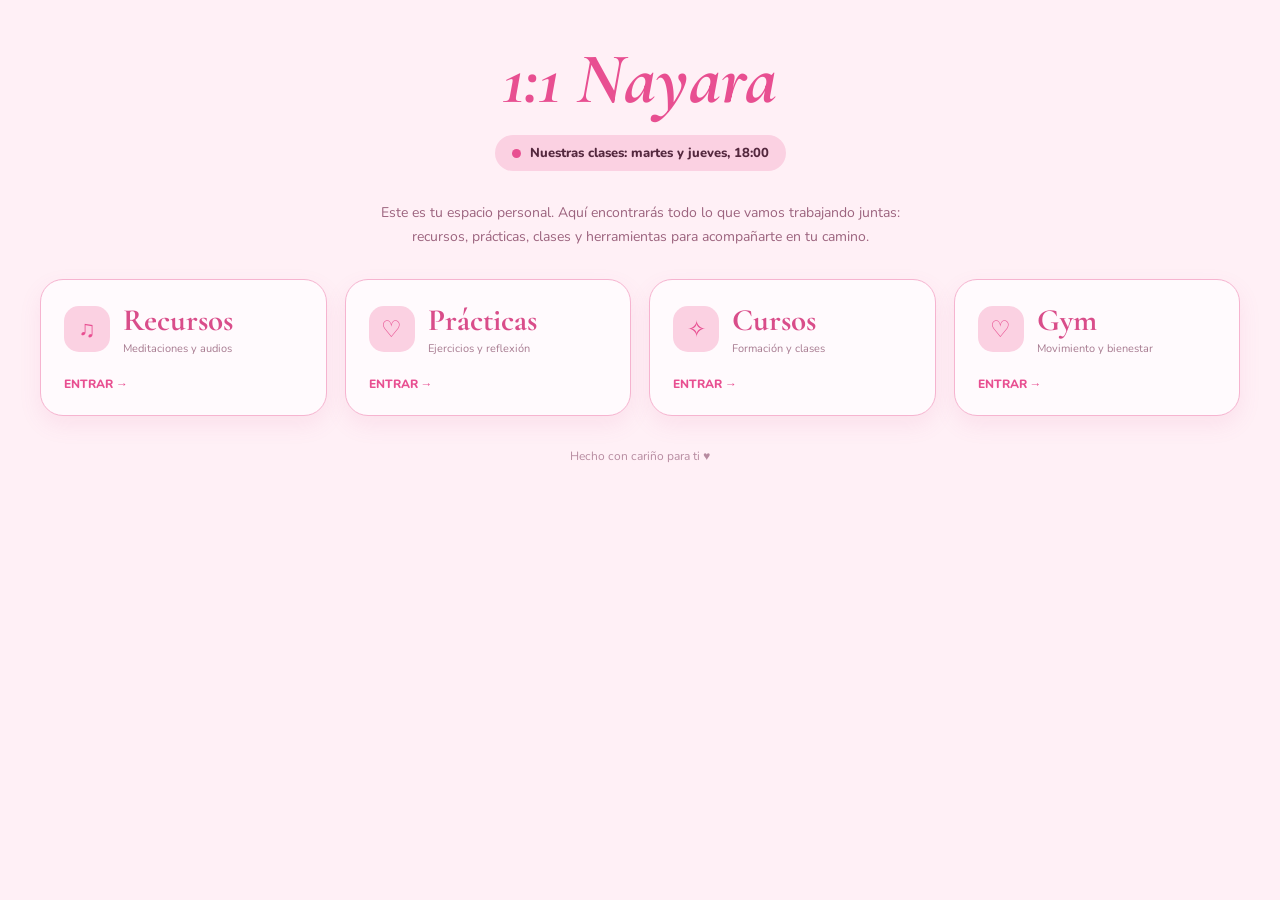
<file: index.html>
<!DOCTYPE html>
<html lang="es">
<head>
<meta charset="UTF-8">
<meta name="viewport" content="width=device-width, initial-scale=1.0">
<title>1:1 Nayara</title>

<link href="https://fonts.googleapis.com/css2?family=Cormorant+Garamond:ital,wght@1,600;1,700&family=Nunito:wght@400;600;700;800&display=swap" rel="stylesheet">

<style>
* {
    margin: 0;
    padding: 0;
    box-sizing: border-box;
}

body {
    background: #fff0f6;
    font-family: 'Nunito', sans-serif;
    color: #54283e;
    min-height: 100vh;
    padding: 35px 20px 60px;
}

header {
    text-align: center;
    margin-bottom: 30px;
}

h1 {
    font-family: 'Cormorant Garamond', serif;
    font-style: italic;
    font-size: clamp(50px, 8vw, 72px);
    color: #e84f91;
    margin-bottom: 12px;
}

.horario {
    display: inline-flex;
    align-items: center;
    gap: 9px;
    background: #fbd1e2;
    padding: 9px 17px;
    border-radius: 30px;
    font-size: 13px;
    font-weight: 800;
}

.punto {
    width: 9px;
    height: 9px;
    background: #e84f91;
    border-radius: 50%;
}

.intro {
    text-align: center;
    max-width: 550px;
    margin: 0 auto 30px;
}

.intro p {
    color: #9c637e;
    font-size: 14px;
    line-height: 1.7;
}

/* INICIO */

.galeria {
    width: 100%;
    max-width: 1200px;
    margin: 0 auto;
    display: grid;
    grid-template-columns: repeat(4, minmax(0, 1fr));
    gap: 18px;
    align-items: start;
}

.tarjeta-seccion {
    background: #fffafd;
    border: 1.5px solid #f6b4d0;
    border-radius: 23px;
    padding: 23px;
    box-shadow: 0 9px 22px rgba(216,91,145,0.10);
    min-width: 0;
    cursor: pointer;
    transition: transform .2s, box-shadow .2s;
}

.tarjeta-seccion:hover {
    transform: translateY(-4px);
    box-shadow: 0 12px 26px rgba(216,91,145,0.16);
}

.cabecera-tarjeta {
    display: flex;
    align-items: center;
    gap: 13px;
}

.icono {
    width: 46px;
    height: 46px;
    min-width: 46px;
    border-radius: 15px;
    background: #fbd1e2;
    color: #e84f91;
    display: flex;
    align-items: center;
    justify-content: center;
    font-size: 23px;
}

h2 {
    font-family: 'Cormorant Garamond', serif;
    font-size: 31px;
    color: #d94d8a;
    line-height: 1.1;
}

.subtitulo {
    color: #a77b90;
    font-size: 11px;
    margin-top: 4px;
}

.entrar {
    display: block;
    color: #e84f91;
    font-size: 12px;
    font-weight: 800;
    margin-top: 20px;
}

/* VISTAS */

.vista {
    display: none;
    max-width: 850px;
    margin: 0 auto;
}

.vista.activa {
    display: block;
}

.volver {
    display: inline-block;
    background: #fbd1e2;
    color: #a34870;
    border-radius: 25px;
    padding: 10px 17px;
    font-size: 12px;
    font-weight: 800;
    margin-bottom: 22px;
    cursor: pointer;
    border: none;
    font-family: 'Nunito', sans-serif;
}

.titulo-vista {
    margin-bottom: 8px;
}

.descripcion-vista {
    color: #9c637e;
    font-size: 13px;
    margin-bottom: 22px;
    line-height: 1.6;
}

/* LISTADOS */

.lista {
    display: grid;
    gap: 12px;
}

.item-lista {
    width: 100%;
    background: #fffafd;
    border: 1.5px solid #f6b4d0;
    border-radius: 17px;
    padding: 18px;
    display: flex;
    align-items: center;
    justify-content: space-between;
    gap: 12px;
    text-align: left;
    cursor: pointer;
    color: #54283e;
    font-family: 'Nunito', sans-serif;
    transition: background .2s, transform .2s;
}

.item-lista:hover {
    background: #fff5fa;
    transform: translateY(-2px);
}

.item-lista h3 {
    font-size: 15px;
    margin-top: 5px;
}

.item-lista p {
    color: #a77b90;
    font-size: 11px;
    margin-top: 5px;
}

.flecha {
    color: #e84f91;
    font-size: 22px;
}

.etiqueta {
    display: inline-block;
    background: #fbd1e2;
    color: #9b5273;
    padding: 5px 10px;
    border-radius: 20px;
    font-size: 10px;
    font-weight: 800;
    letter-spacing: .8px;
}

/* FICHAS */

.ficha {
    background: #fffafd;
    border: 1.5px solid #f6b4d0;
    border-radius: 23px;
    padding: 25px;
    box-shadow: 0 9px 22px rgba(216,91,145,0.10);
}

.ficha h3 {
    font-family: 'Cormorant Garamond', serif;
    font-size: 32px;
    color: #d94d8a;
    margin: 12px 0;
}

.ficha .fecha {
    color: #b76b8e;
    font-weight: 800;
    font-size: 12px;
    margin-bottom: 15px;
}

.ficha p {
    color: #9c637e;
    font-size: 13px;
    line-height: 1.7;
    margin-bottom: 18px;
}

.boton {
    display: inline-block;
    padding: 11px 19px;
    border: none;
    border-radius: 25px;
    background: #e84f91;
    color: white;
    text-decoration: none;
    font-family: 'Nunito', sans-serif;
    font-size: 12px;
    font-weight: 800;
    cursor: pointer;
    transition: background .2s, transform .2s;
}

.boton:hover {
    background: #cf3979;
    transform: translateY(-2px);
}

.pie {
    text-align: center;
    color: #b78ba0;
    font-size: 12px;
    margin-top: 32px;
}

@media(max-width: 850px) {
    .galeria {
        grid-template-columns: repeat(2, minmax(0, 1fr));
    }
}

@media(max-width: 650px) {
    body {
        padding: 25px 13px 40px;
    }

    .galeria {
        grid-template-columns: 1fr;
        gap: 16px;
    }

    .tarjeta-seccion {
        padding: 19px;
    }

    h2 {
        font-size: 29px;
    }

    .ficha {
        padding: 20px;
    }
}
</style>
</head>

<body>

<header>
    <h1>1:1 Nayara</h1>
    <div class="horario">
        <span class="punto"></span>
        Nuestras clases: martes y jueves, 18:00
    </div>
</header>

<div class="intro" id="introduccion">
    <p>
        Este es tu espacio personal. Aquí encontrarás todo lo que vamos
        trabajando juntas: recursos, prácticas, clases y herramientas
        para acompañarte en tu camino.
    </p>
</div>

<!-- INICIO -->
<main id="inicio" class="galeria">

    <div class="tarjeta-seccion" onclick="mostrarVista('recursos')">
        <div class="cabecera-tarjeta">
            <div class="icono">♫</div>
            <div>
                <h2>Recursos</h2>
                <p class="subtitulo">Meditaciones y audios</p>
            </div>
        </div>
        <span class="entrar">ENTRAR →</span>
    </div>

    <div class="tarjeta-seccion" onclick="mostrarVista('practicas')">
        <div class="cabecera-tarjeta">
            <div class="icono">♡</div>
            <div>
                <h2>Prácticas</h2>
                <p class="subtitulo">Ejercicios y reflexión</p>
            </div>
        </div>
        <span class="entrar">ENTRAR →</span>
    </div>

    <div class="tarjeta-seccion" onclick="mostrarVista('cursos-menu')">
        <div class="cabecera-tarjeta">
            <div class="icono">✧</div>
            <div>
                <h2>Cursos</h2>
                <p class="subtitulo">Formación y clases</p>
            </div>
        </div>
        <span class="entrar">ENTRAR →</span>
    </div>

    <div class="tarjeta-seccion" onclick="mostrarVista('gym')">
        <div class="cabecera-tarjeta">
            <div class="icono">♡</div>
            <div>
                <h2>Gym</h2>
                <p class="subtitulo">Movimiento y bienestar</p>
            </div>
        </div>
        <span class="entrar">ENTRAR →</span>
    </div>

</main>

<!-- RECURSOS -->
<section id="recursos" class="vista">
    <button class="volver" onclick="mostrarVista('inicio')">← Volver al inicio</button>
    <h2 class="titulo-vista">Recursos</h2>
    <p class="descripcion-vista">Meditaciones y audios preparados para ti.</p>

    <div class="lista">
        <button class="item-lista" onclick="mostrarVista('recurso-corazon')">
            <div>
                <span class="etiqueta">MEDITACIÓN PERSONALIZADA</span>
                <h3>Abre el corazón</h3>
                <p>Un momento para conectar con Dios.</p>
            </div>
            <span class="flecha">›</span>
        </button>

        <button class="item-lista" onclick="mostrarVista('recurso-dormir')">
            <div>
                <span class="etiqueta">MEDITACIÓN PERSONALIZADA</span>
                <h3>Meditación para dormir</h3>
                <p>Un espacio de calma antes de dormir.</p>
            </div>
            <span class="flecha">›</span>
        </button>
    </div>
</section>

<section id="recurso-corazon" class="vista">
    <button class="volver" onclick="mostrarVista('recursos')">← Volver a Recursos</button>
    <div class="ficha">
        <span class="etiqueta">MEDITACIÓN PERSONALIZADA</span>
        <h3>Abre el corazón</h3>
        <p>Un momento para detenerte, conectar con Dios y abrir tu corazón a su presencia. Una meditación preparada especialmente para ti.</p>
        <a href="abre-el-corazon.html" class="boton">Escuchar meditación ♥</a>
    </div>
</section>

<section id="recurso-dormir" class="vista">
    <button class="volver" onclick="mostrarVista('recursos')">← Volver a Recursos</button>
    <div class="ficha">
        <span class="etiqueta">MEDITACIÓN PERSONALIZADA</span>
        <h3>Meditación para dormir</h3>
        <p>Un espacio de calma para acompañarte antes de dormir. Una meditación hecha especialmente para ti, con un mensaje inspirado en pasajes de los Salmos.</p>
        <a href="meditacion-para-dormir.html" class="boton">Escuchar meditación ♥</a>
    </div>
</section>

<!-- PRÁCTICAS -->
<section id="practicas" class="vista">
    <button class="volver" onclick="mostrarVista('inicio')">← Volver al inicio</button>
    <h2 class="titulo-vista">Prácticas</h2>
    <p class="descripcion-vista">Ejercicios y reflexión para tu camino.</p>

    <div class="lista">
        <button class="item-lista" onclick="mostrarVista('practica-reflexion')">
            <div>
                <span class="etiqueta">REFLEXIÓN PERSONAL</span>
                <h3>Antes de empezar, Nayara</h3>
                <p>Un espacio para detenerte y abrir tu corazón.</p>
            </div>
            <span class="flecha">›</span>
        </button>

        <button class="item-lista" onclick="mostrarVista('practica-presencia')">
            <div>
                <span class="etiqueta">PRÁCTICA DE 14 DÍAS</span>
                <h3>En Presencia de Dios</h3>
                <p>Aprender a vivir y permanecer en su presencia.</p>
            </div>
            <span class="flecha">›</span>
        </button>
    </div>
</section>

<section id="practica-reflexion" class="vista">
    <button class="volver" onclick="mostrarVista('practicas')">← Volver a Prácticas</button>
    <div class="ficha">
        <span class="etiqueta">REFLEXIÓN PERSONAL</span>
        <h3>Antes de empezar, Nayara</h3>
        <p>Un espacio para detenerte, mirar hacia dentro y abrir tu corazón a Dios.</p>
        <a href="reflexion.html" class="boton">♥ Leer y reflexionar</a>
    </div>
</section>

<section id="practica-presencia" class="vista">
    <button class="volver" onclick="mostrarVista('practicas')">← Volver a Prácticas</button>
    <div class="ficha">
        <span class="etiqueta">PRÁCTICA DE 14 DÍAS</span>
        <h3>En Presencia de Dios</h3>
        <p>Tu práctica para aprender a vivir y permanecer en la presencia de Dios.</p>
        <a href="En_Presencia_de_Dios_AED.pdf" download class="boton">↓ Descargar práctica ♥</a>
    </div>
</section>

<!-- MENÚ CURSOS -->
<section id="cursos-menu" class="vista">
    <button class="volver" onclick="mostrarVista('inicio')">← Volver al inicio</button>
    <h2 class="titulo-vista">Cursos</h2>
    <p class="descripcion-vista">Elige qué contenido quieres consultar.</p>

    <div class="lista">
        <button class="item-lista" onclick="mostrarVista('cursos-listado')">
            <div>
                <span class="etiqueta">FORMACIÓN</span>
                <h3>Cursos</h3>
                <p>Clases y módulos de nuestro recorrido.</p>
            </div>
            <span class="flecha">›</span>
        </button>

        <button class="item-lista" onclick="mostrarVista('personalizadas')">
            <div>
                <span class="etiqueta">CLASES GRABADAS</span>
                <h3>Clases personalizadas</h3>
                <p>Sesiones grabadas especialmente para ti.</p>
            </div>
            <span class="flecha">›</span>
        </button>
    </div>
</section>

<!-- CURSOS Y MÓDULOS -->
<section id="cursos-listado" class="vista">
    <button class="volver" onclick="mostrarVista('cursos-menu')">← Volver a Cursos</button>
    <h2 class="titulo-vista">Cursos</h2>
    <p class="descripcion-vista">Tus clases y el recorrido de cada módulo.</p>

    <div class="lista">

        <button class="item-lista" onclick="mostrarVista('clase1')">
            <div>
                <span class="etiqueta">CLASE NÚMERO 1</span>
                <h3>Módulo 1 · El Señor</h3>
                <p>9 de noviembre de 2026</p>
            </div>
            <span class="flecha">›</span>
        </button>

        <button class="item-lista" onclick="mostrarVista('clase2')">
            <div>
                <span class="etiqueta">CLASE NÚMERO 2</span>
                <h3>Módulo 1 · El Señor</h3>
                <p>11 de noviembre de 2026</p>
            </div>
            <span class="flecha">›</span>
        </button>

        <button class="item-lista" onclick="mostrarVista('preclase')">
            <div>
                <span class="etiqueta">PRE-CLASE</span>
                <h3>Módulo 2 · Identidad</h3>
                <p>Introducción al nuevo módulo.</p>
            </div>
            <span class="flecha">›</span>
        </button>

        <button class="item-lista" onclick="mostrarVista('clase3')">
            <div>
                <span class="etiqueta">CLASE NÚMERO 3</span>
                <h3>Módulo 2 · Identidad</h3>
                <p>El nuevo ser.</p>
            </div>
            <span class="flecha">›</span>
        </button>

    </div>
</section>

<!-- FICHAS DE CURSOS -->
<section id="clase1" class="vista">
    <button class="volver" onclick="mostrarVista('cursos-listado')">← Volver a Cursos</button>
    <div class="ficha">
        <span class="etiqueta">CLASE NÚMERO 1</span>
        <h3>Módulo 1 · El Señor</h3>
        <p class="fecha">9 de noviembre de 2026</p>
        <p>El contenido de nuestra primera clase, para que puedas volver a él y repasarlo siempre que quieras.</p>
        <a href="https://canva.link/1fo66su3ctbssl6" target="_blank" rel="noopener noreferrer" class="boton">Ver clase ♥</a>
    </div>
</section>

<section id="clase2" class="vista">
    <button class="volver" onclick="mostrarVista('cursos-listado')">← Volver a Cursos</button>
    <div class="ficha">
        <span class="etiqueta">CLASE NÚMERO 2</span>
        <h3>Módulo 1 · El Señor</h3>
        <p class="fecha">11 de noviembre de 2026</p>
        <p>El camino que es Jesús. Una clase para profundizar en la relación con Jesús y descubrir el camino para acercarnos al Padre.</p>
        <a href="./clase-2-el-camino.pdf" download="El camino que es Jesús.pdf" class="boton">Descargar presentación ↓</a>
    </div>
</section>

<section id="preclase" class="vista">
    <button class="volver" onclick="mostrarVista('cursos-listado')">← Volver a Cursos</button>
    <div class="ficha">
        <span class="etiqueta">PRE-CLASE</span>
        <h3>Módulo 2 · Identidad</h3>
        <p>Este nuevo módulo es el punto de partida para crear tu nueva identidad en Dios.</p>
        <a href="https://www.youtube.com/watch?v=lnwrQSyHtDE" target="_blank" rel="noopener noreferrer" class="boton">Ver vídeo ♥</a>
    </div>
</section>

<section id="clase3" class="vista">
    <button class="volver" onclick="mostrarVista('cursos-listado')">← Volver a Cursos</button>
    <div class="ficha">
        <span class="etiqueta">CLASE NÚMERO 3</span>
        <h3>Módulo 2 · Identidad</h3>
        <p>El nuevo ser: cómo cambiar tu identidad reconfigurando tu mente.</p>
        <a href="https://claude.ai/artifact/CXmY6AqAgPPFTxwGbaMJph#slide-3dd33bdac6c2" target="_blank" rel="noopener noreferrer" class="boton">Ver clase ♥</a>
    </div>
</section>

<!-- CLASES PERSONALIZADAS -->
<section id="personalizadas" class="vista">
    <button class="volver" onclick="mostrarVista('cursos-menu')">← Volver a Cursos</button>
    <h2 class="titulo-vista">Clases personalizadas</h2>
    <p class="descripcion-vista">Sesiones grabadas especialmente para ti.</p>

    <div class="lista">
        <button class="item-lista" onclick="mostrarVista('grabada1')">
            <div>
                <span class="etiqueta">SANACIÓN </span>
                <h3>SANACIÓN</h3>
                <p>Una sesión personalizada para volver a ver cuando quieras.</p>
            </div>
            <span class="flecha">›</span>
        </button>
    </div>
</section>

<section id="grabada1" class="vista">
    <button class="volver" onclick="mostrarVista('personalizadas')">← Volver a Clases personalizadas</button>
    <div class="ficha">
        <span class="etiqueta">SANACIÓN</span>
        <h3>SANACIÓN</h3>
        <p>Una sesión personalizada para que puedas volver a verla y repasar su contenido siempre que lo necesites.</p>
        <a href="https://www.youtube.com/watch?v=ORjXPDi2j3g" target="_blank" rel="noopener noreferrer" class="boton">Ver clase grabada ♥</a>
    </div>
</section>

<!-- GYM -->
<section id="gym" class="vista">
    <button class="volver" onclick="mostrarVista('inicio')">← Volver al inicio</button>
    <h2 class="titulo-vista">Gym</h2>
    <p class="descripcion-vista">Movimiento, bienestar y hábitos para tu día a día.</p>

    <div class="lista">
        <button class="item-lista" onclick="mostrarVista('rutina')">
            <div>
                <span class="etiqueta">TU RUTINA PERSONAL</span>
                <h3>Rutina de gimnasio</h3>
                <p>Tu entrenamiento para consultar y descargar.</p>
            </div>
            <span class="flecha">›</span>
        </button>

        <button class="item-lista" onclick="mostrarVista('alimentacion')">
            <div>
                <span class="etiqueta">GUÍA DE ALIMENTACIÓN</span>
                <h3>Base de alimentación</h3>
                <p>Una guía para estructurar tus comidas.</p>
            </div>
            <span class="flecha">›</span>
        </button>
    </div>
</section>

<section id="rutina" class="vista">
    <button class="volver" onclick="mostrarVista('gym')">← Volver a Gym</button>
    <div class="ficha">
        <span class="etiqueta">TU RUTINA PERSONAL</span>
        <h3>Rutina de gimnasio</h3>
        <p>Aquí encontrarás tu rutina de entrenamiento para que puedas consultarla y descargarla siempre que la necesites.</p>
        <a href="Rutina_Nayara.pdf" download class="boton">↓ Descargar rutina ♥</a>
    </div>
</section>

<section id="alimentacion" class="vista">
    <button class="volver" onclick="mostrarVista('gym')">← Volver a Gym</button>
    <div class="ficha">
        <span class="etiqueta">GUÍA DE ALIMENTACIÓN</span>
        <h3>Base de alimentación</h3>
        <p>Una guía para ayudarte a estructurar tus comidas y acompañarte en la creación de hábitos de alimentación en tu día a día.</p>
        <a href="Guia_Alimentacion.pdf" download class="boton">↓ Descargar alimentación ♥</a>
    </div>
</section>

<footer class="pie">
    Hecho con cariño para ti ♥
</footer>

<script>
function mostrarVista(id) {
    document.getElementById('inicio').style.display = 'none';
    document.getElementById('introduccion').style.display = 'none';

    document.querySelectorAll('.vista').forEach(function(vista) {
        vista.classList.remove('activa');
    });

    if (id === 'inicio') {
        document.getElementById('inicio').style.display = 'grid';
        document.getElementById('introduccion').style.display = 'block';
    } else {
        document.getElementById(id).classList.add('activa');
    }

    window.scrollTo({ top: 0, behavior: 'smooth' });
}
</script>

</body>
</html>
</file>
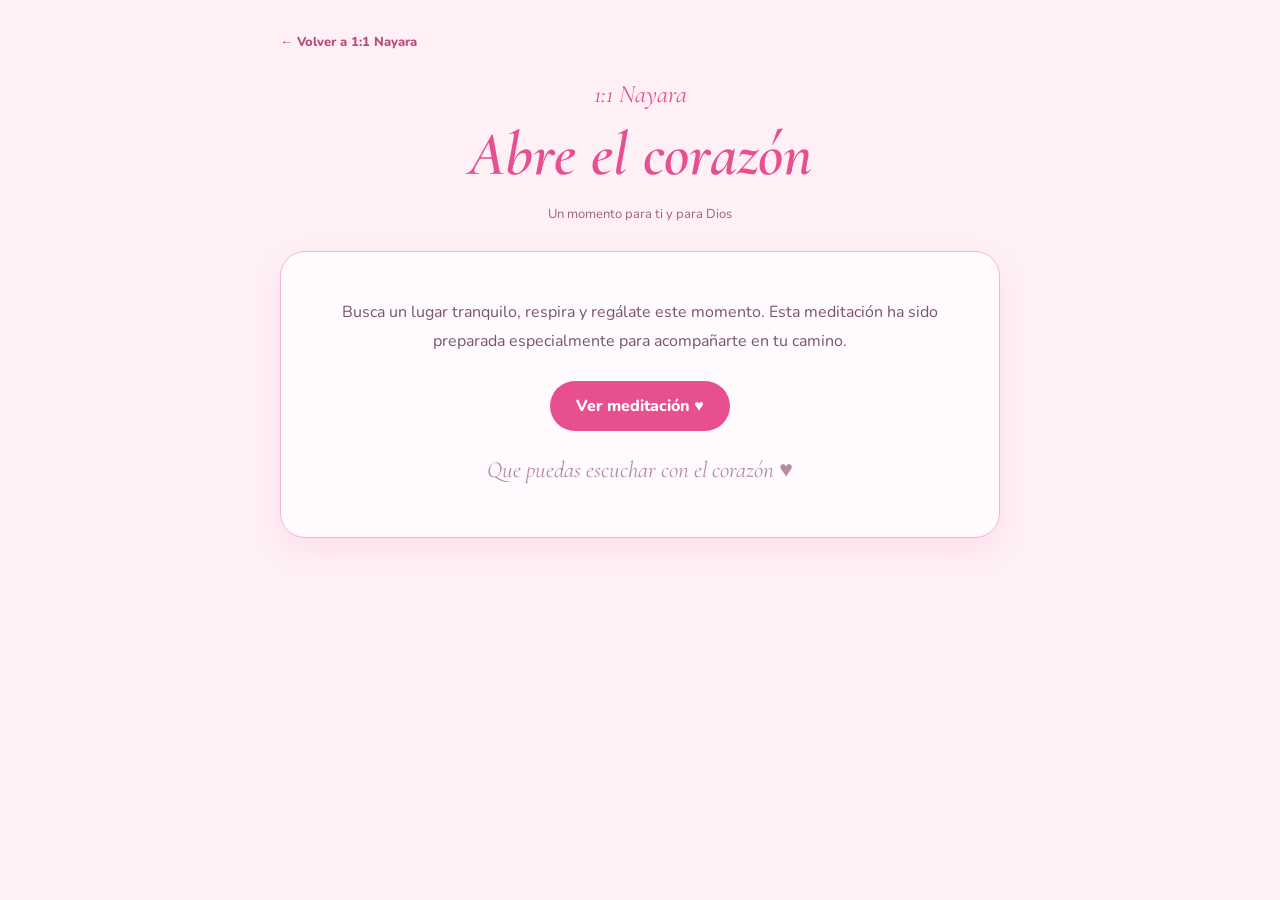
<file: abre-el-corazon.html>
<!DOCTYPE html>
<html lang="es">
<head>
<meta charset="UTF-8">
<meta name="viewport" content="width=device-width, initial-scale=1.0">
<title>Abre el corazón | 1:1 Nayara</title>

<link href="https://fonts.googleapis.com/css2?family=Cormorant+Garamond:ital,wght@1,600;1,700&family=Nunito:wght@400;600;700;800&display=swap" rel="stylesheet">

<style>
* { box-sizing: border-box; }

body {
    margin: 0;
    padding: 30px 16px;
    background: #fff0f6;
    color: #54283e;
    font-family: 'Nunito', sans-serif;
}

.contenedor {
    max-width: 720px;
    margin: auto;
}

.volver {
    display: inline-block;
    margin-bottom: 28px;
    color: #b94d7c;
    text-decoration: none;
    font-size: 13px;
    font-weight: 800;
}

.cabecera {
    text-align: center;
    margin-bottom: 28px;
}

.marca {
    color: #e84f91;
    font-family: 'Cormorant Garamond', serif;
    font-style: italic;
    font-size: 25px;
}

h1 {
    color: #e84f91;
    font-family: 'Cormorant Garamond', serif;
    font-size: clamp(43px, 8vw, 62px);
    font-style: italic;
    font-weight: 600;
    margin: 8px 0;
}

.subtitulo {
    color: #9c637e;
    font-size: 13px;
}

.contenido {
    background: #fffafd;
    border: 1px solid #f6b4d0;
    border-radius: 25px;
    padding: 30px;
    box-shadow: 0 12px 28px rgba(216,91,145,0.10);
    text-align: center;
}

.mensaje {
    color: #795568;
    line-height: 1.8;
    margin-bottom: 25px;
}

.boton {
    display: inline-block;
    padding: 14px 26px;
    background: #e84f91;
    color: white;
    text-decoration: none;
    border-radius: 30px;
    font-weight: 800;
    cursor: pointer;
}

.boton:hover {
    background: #ce3979;
}

.pie {
    text-align: center;
    color: #b78ba0;
    font-family: 'Cormorant Garamond', serif;
    font-size: 23px;
    font-style: italic;
    margin-top: 25px;
}

@media(max-width: 560px) {
    .contenido { padding: 21px; }
}
</style>
</head>

<body>
<main class="contenedor">

    <a class="volver" href="index.html">← Volver a 1:1 Nayara</a>

    <header class="cabecera">
        <div class="marca">1:1 Nayara</div>
        <h1>Abre el corazón</h1>
        <p class="subtitulo">Un momento para ti y para Dios</p>
    </header>

    <section class="contenido">
        <p class="mensaje">
            Busca un lugar tranquilo, respira y regálate
            este momento. Esta meditación ha sido preparada
            especialmente para acompañarte en tu camino.
        </p>

        <a class="boton"
           href="https://www.youtube.com/watch?v=VaStPUczbEY"
           target="_blank"
           rel="noopener noreferrer">
            Ver meditación ♥
        </a>

        <p class="pie">Que puedas escuchar con el corazón ♥</p>
    </section>

</main>
</body>
</html>
</file>
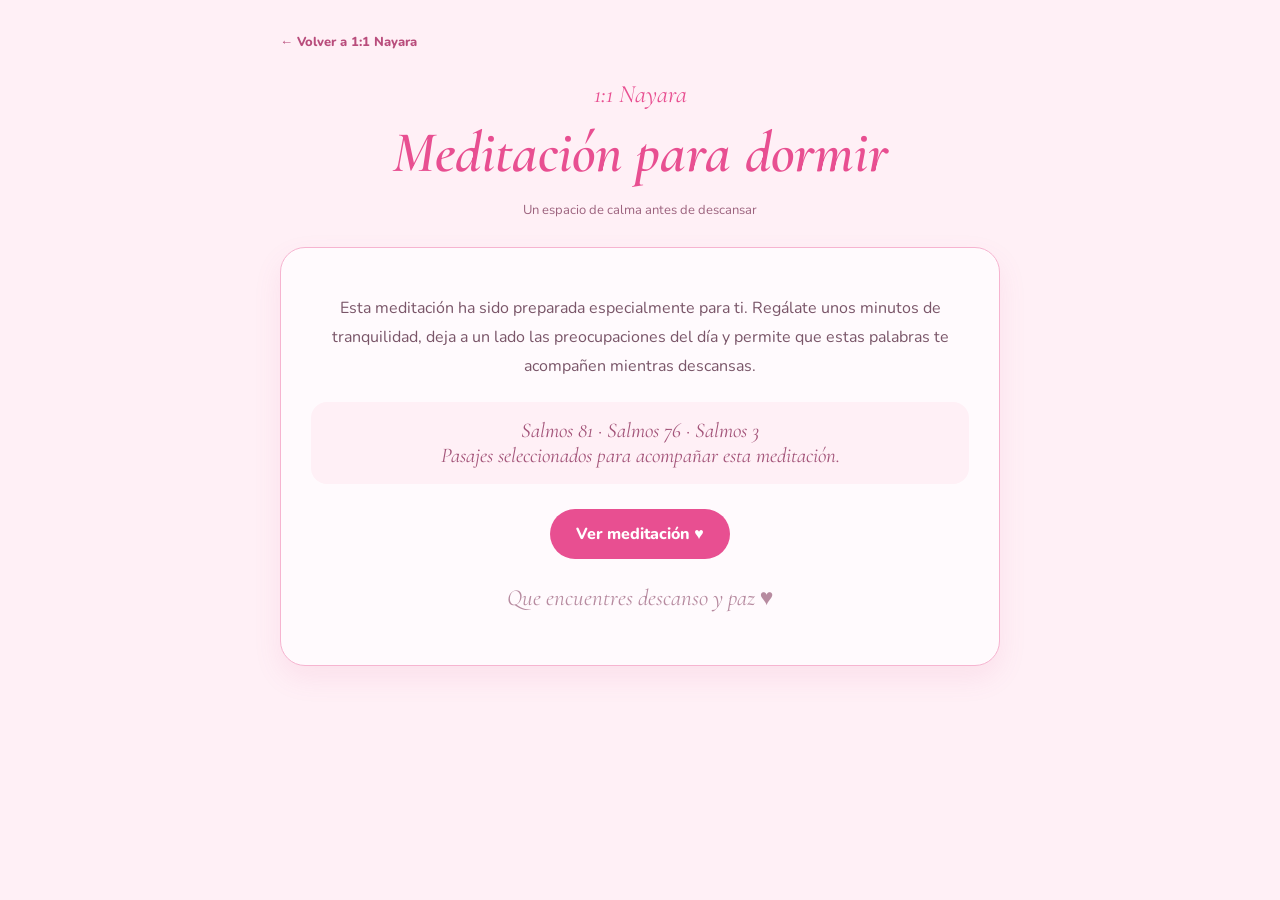
<file: meditacion-para-dormir.html>
<!DOCTYPE html>
<html lang="es">
<head>
<meta charset="UTF-8">
<meta name="viewport" content="width=device-width, initial-scale=1.0">
<title>Meditación para dormir | 1:1 Nayara</title>

<link href="https://fonts.googleapis.com/css2?family=Cormorant+Garamond:ital,wght@1,600;1,700&family=Nunito:wght@400;600;700;800&display=swap" rel="stylesheet">

<style>
* { box-sizing: border-box; }

body {
    margin: 0;
    padding: 30px 16px;
    background: #fff0f6;
    color: #54283e;
    font-family: 'Nunito', sans-serif;
}

.contenedor {
    max-width: 720px;
    margin: auto;
}

.volver {
    display: inline-block;
    margin-bottom: 28px;
    color: #b94d7c;
    text-decoration: none;
    font-size: 13px;
    font-weight: 800;
}

.cabecera {
    text-align: center;
    margin-bottom: 28px;
}

.marca {
    color: #e84f91;
    font-family: 'Cormorant Garamond', serif;
    font-style: italic;
    font-size: 25px;
}

h1 {
    color: #e84f91;
    font-family: 'Cormorant Garamond', serif;
    font-size: clamp(40px, 8vw, 58px);
    font-style: italic;
    font-weight: 600;
    margin: 8px 0;
}

.subtitulo {
    color: #9c637e;
    font-size: 13px;
}

.contenido {
    background: #fffafd;
    border: 1px solid #f6b4d0;
    border-radius: 25px;
    padding: 30px;
    box-shadow: 0 12px 28px rgba(216,91,145,0.10);
    text-align: center;
}

.mensaje {
    color: #795568;
    line-height: 1.8;
    margin-bottom: 22px;
}

.salmos {
    background: #fff0f6;
    border-radius: 16px;
    padding: 16px;
    margin-bottom: 25px;
    color: #a35479;
    font-family: 'Cormorant Garamond', serif;
    font-size: 21px;
    font-style: italic;
}

.boton {
    display: inline-block;
    padding: 14px 26px;
    background: #e84f91;
    color: white;
    text-decoration: none;
    border-radius: 30px;
    font-weight: 800;
    cursor: pointer;
}

.boton:hover {
    background: #ce3979;
}

.pie {
    text-align: center;
    color: #b78ba0;
    font-family: 'Cormorant Garamond', serif;
    font-size: 23px;
    font-style: italic;
    margin-top: 25px;
}

@media(max-width: 560px) {
    .contenido { padding: 21px; }
}
</style>
</head>

<body>
<main class="contenedor">

    <a class="volver" href="index.html">← Volver a 1:1 Nayara</a>

    <header class="cabecera">
        <div class="marca">1:1 Nayara</div>
        <h1>Meditación para dormir</h1>
        <p class="subtitulo">Un espacio de calma antes de descansar</p>
    </header>

    <section class="contenido">

        <p class="mensaje">
            Esta meditación ha sido preparada especialmente
            para ti. Regálate unos minutos de tranquilidad,
            deja a un lado las preocupaciones del día y permite
            que estas palabras te acompañen mientras descansas.
        </p>

        <div class="salmos">
            Salmos 81 · Salmos 76 · Salmos 3
            <br>
            Pasajes seleccionados para acompañar esta meditación.
        </div>

        <a class="boton"
           href="https://www.youtube.com/watch?v=rK2_y7CIC1w"
           target="_blank"
           rel="noopener noreferrer">
            Ver meditación ♥
        </a>

        <p class="pie">Que encuentres descanso y paz ♥</p>

    </section>

</main>
</body>
</html>
</file>
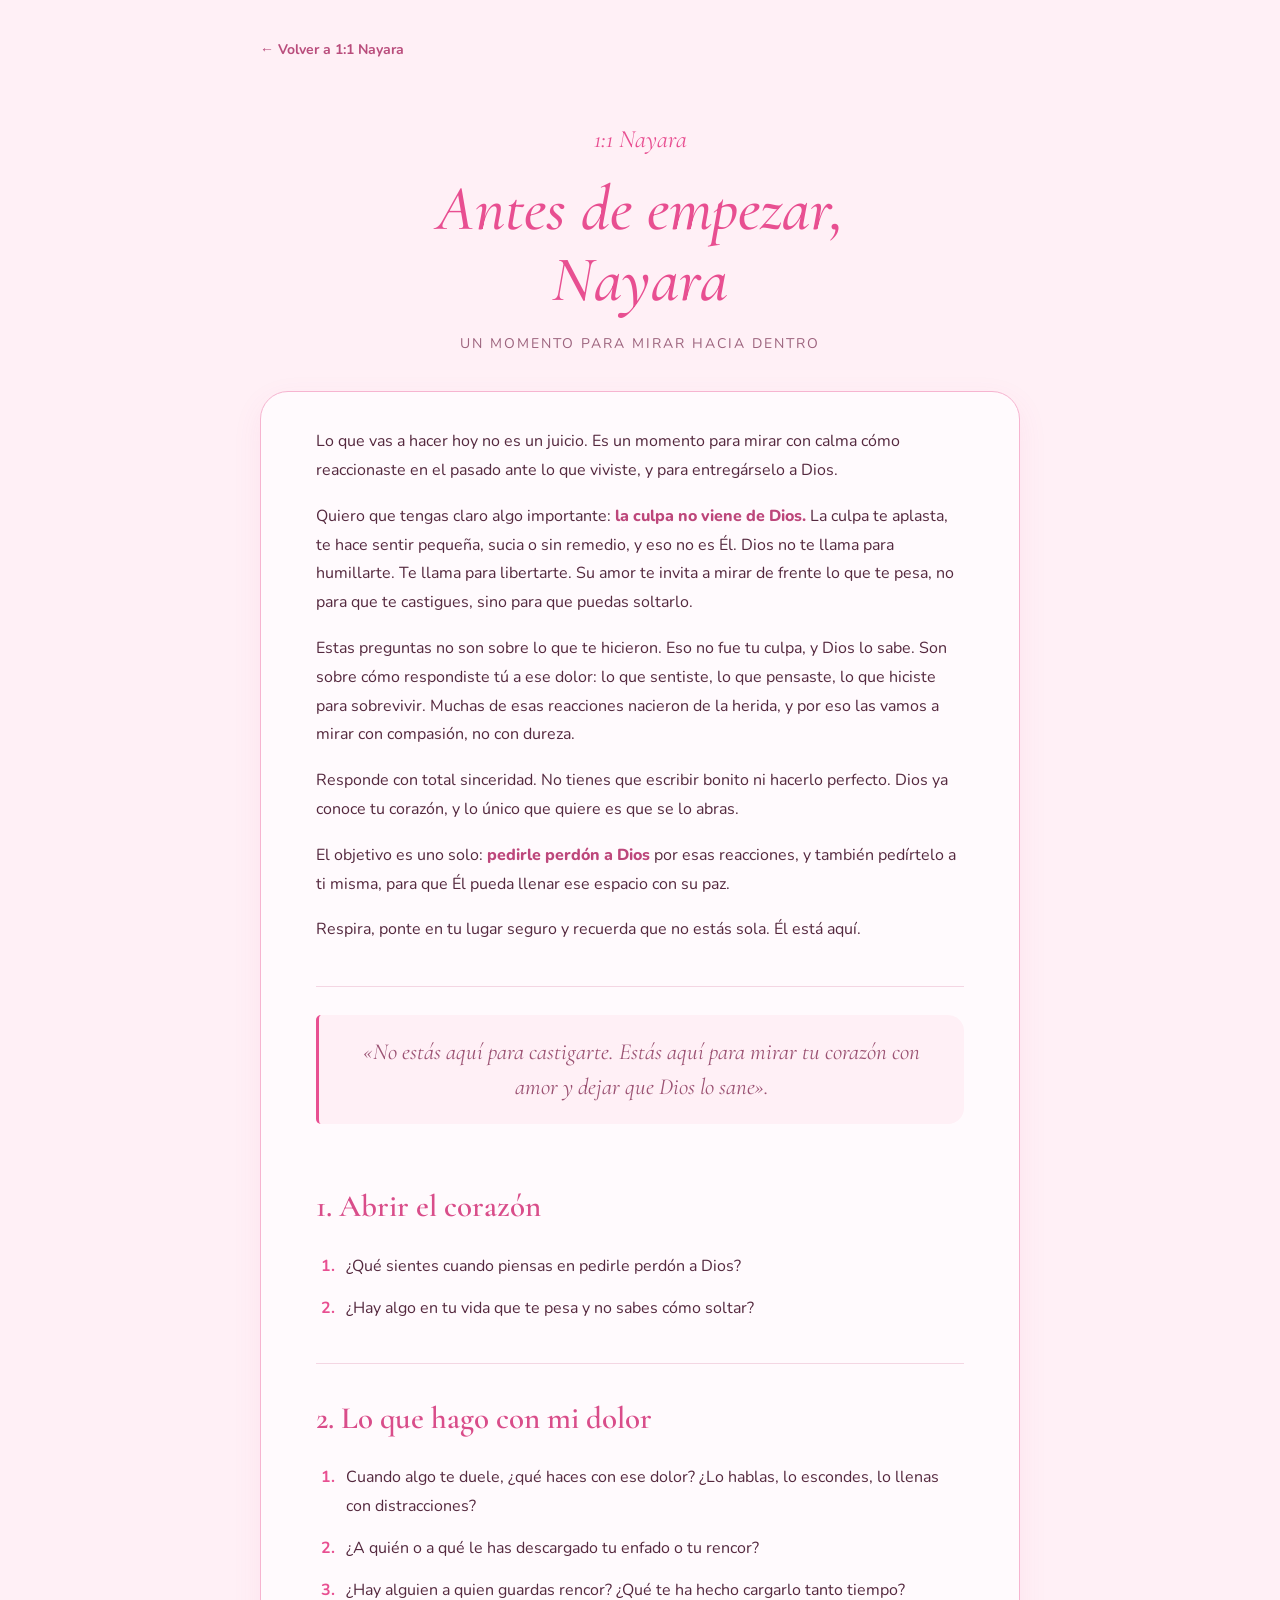
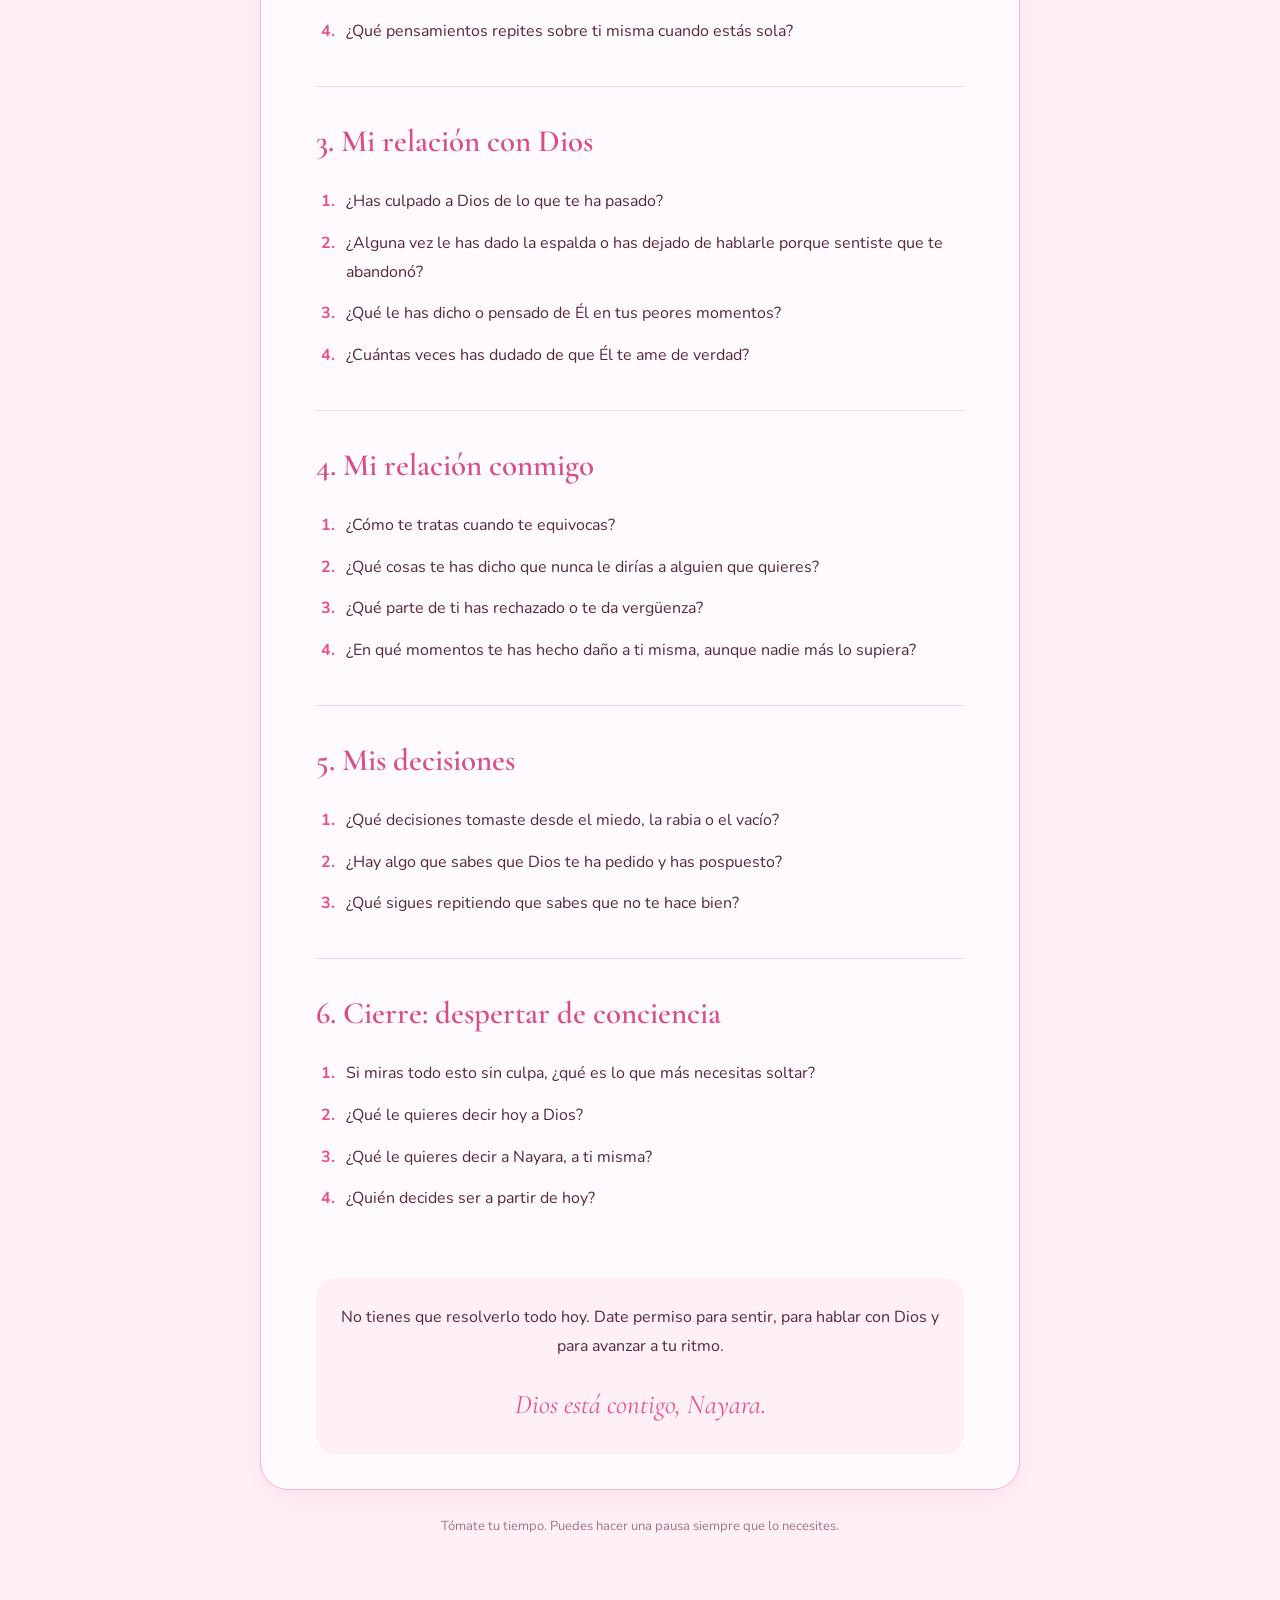
<file: reflexion.html>
<!DOCTYPE html>
<html lang="es">
<head>
  <meta charset="UTF-8">
  <meta name="viewport" content="width=device-width, initial-scale=1.0">
  <title>Antes de empezar, Nayara | 1:1</title>

  <link rel="preconnect" href="https://fonts.googleapis.com">
  <link rel="preconnect" href="https://fonts.gstatic.com" crossorigin>
  <link href="https://fonts.googleapis.com/css2?family=Cormorant+Garamond:ital,wght@0,400;0,500;0,600;1,400;1,500&family=Nunito:wght@400;500;600;700&display=swap" rel="stylesheet">

  <style>
    * {
      box-sizing: border-box;
    }

    body {
      margin: 0;
      padding: 35px 18px 60px;
      background: #fff0f6;
      color: #54283e;
      font-family: 'Nunito', sans-serif;
      line-height: 1.8;
    }

    .pagina {
      max-width: 760px;
      margin: 0 auto;
    }

    .volver {
      display: inline-block;
      margin-bottom: 25px;
      color: #b94d7c;
      text-decoration: none;
      font-size: 14px;
      font-weight: 700;
    }

    .volver:hover {
      text-decoration: underline;
    }

    .cabecera {
      text-align: center;
      padding: 30px 15px 35px;
    }

    .marca {
      color: #e84f91;
      font-family: 'Cormorant Garamond', serif;
      font-size: 25px;
      font-style: italic;
      margin-bottom: 12px;
    }

    h1 {
      margin: 0;
      color: #e84f91;
      font-family: 'Cormorant Garamond', serif;
      font-size: clamp(43px, 8vw, 64px);
      font-weight: 500;
      font-style: italic;
      line-height: 1.1;
    }

    .subtitulo {
      margin-top: 16px;
      color: #9d647e;
      font-size: 14px;
      letter-spacing: 2px;
      text-transform: uppercase;
    }

    .contenido {
      padding: 35px clamp(20px, 6vw, 55px);
      background: #fffafd;
      border: 1px solid #f6b4d0;
      border-radius: 28px;
      box-shadow: 0 10px 30px rgba(232, 79, 145, 0.08);
    }

    .introduccion {
      padding-bottom: 25px;
      border-bottom: 1px solid #f4d6e3;
    }

    .introduccion p {
      margin: 0 0 17px;
    }

    .introduccion strong {
      color: #bd477b;
      font-weight: 800;
    }

    .frase {
      margin: 28px 0;
      padding: 20px 24px;
      background: #fff0f6;
      border-left: 3px solid #e84f91;
      border-radius: 5px 16px 16px 5px;
      color: #9b5273;
      font-family: 'Cormorant Garamond', serif;
      font-size: 23px;
      font-style: italic;
      line-height: 1.5;
      text-align: center;
    }

    .bloque {
      padding: 27px 0;
      border-bottom: 1px solid #f4d6e3;
    }

    .bloque:last-of-type {
      border-bottom: none;
    }

    h2 {
      margin: 0 0 17px;
      color: #d94d8a;
      font-family: 'Cormorant Garamond', serif;
      font-size: 31px;
      font-weight: 600;
    }

    ol {
      margin: 0;
      padding-left: 23px;
    }

    li {
      padding-left: 7px;
      margin-bottom: 13px;
    }

    li::marker {
      color: #e84f91;
      font-weight: 700;
    }

    .cierre {
      margin-top: 25px;
      padding: 25px;
      background: #fff0f6;
      border-radius: 20px;
      text-align: center;
    }

    .cierre p {
      margin: 0;
    }

    .firma {
      margin-top: 20px !important;
      color: #e84f91;
      font-family: 'Cormorant Garamond', serif;
      font-size: 27px;
      font-style: italic;
    }

    .nota {
      margin-top: 25px;
      color: #9d7588;
      font-size: 13px;
      text-align: center;
    }

    @media (max-width: 600px) {
      body {
        padding: 18px 12px 40px;
      }

      .contenido {
        padding: 25px 21px;
        border-radius: 22px;
      }

      h2 {
        font-size: 28px;
      }

      .frase {
        font-size: 21px;
      }
    }
  </style>
</head>

<body>
  <main class="pagina">

    <a class="volver" href="index.html">← Volver a 1:1 Nayara</a>

    <header class="cabecera">
      <div class="marca">1:1 Nayara</div>
      <h1>Antes de empezar,<br>Nayara</h1>
      <div class="subtitulo">Un momento para mirar hacia dentro</div>
    </header>

    <article class="contenido">

      <div class="introduccion">
        <p>
          Lo que vas a hacer hoy no es un juicio. Es un momento para mirar con calma cómo reaccionaste en el pasado ante lo que viviste, y para entregárselo a Dios.
        </p>

        <p>
          Quiero que tengas claro algo importante: <strong>la culpa no viene de Dios.</strong>
          La culpa te aplasta, te hace sentir pequeña, sucia o sin remedio, y eso no es Él. Dios no te llama para humillarte. Te llama para libertarte. Su amor te invita a mirar de frente lo que te pesa, no para que te castigues, sino para que puedas soltarlo.
        </p>

        <p>
          Estas preguntas no son sobre lo que te hicieron. Eso no fue tu culpa, y Dios lo sabe. Son sobre cómo respondiste tú a ese dolor: lo que sentiste, lo que pensaste, lo que hiciste para sobrevivir. Muchas de esas reacciones nacieron de la herida, y por eso las vamos a mirar con compasión, no con dureza.
        </p>

        <p>
          Responde con total sinceridad. No tienes que escribir bonito ni hacerlo perfecto. Dios ya conoce tu corazón, y lo único que quiere es que se lo abras.
        </p>

        <p>
          El objetivo es uno solo: <strong>pedirle perdón a Dios</strong> por esas reacciones, y también pedírtelo a ti misma, para que Él pueda llenar ese espacio con su paz.
        </p>

        <p>
          Respira, ponte en tu lugar seguro y recuerda que no estás sola. Él está aquí.
        </p>
      </div>

      <div class="frase">
        «No estás aquí para castigarte. Estás aquí para mirar tu corazón con amor y dejar que Dios lo sane».
      </div>

      <section class="bloque">
        <h2>1. Abrir el corazón</h2>
        <ol>
          <li>¿Qué sientes cuando piensas en pedirle perdón a Dios?</li>
          <li>¿Hay algo en tu vida que te pesa y no sabes cómo soltar?</li>
        </ol>
      </section>

      <section class="bloque">
        <h2>2. Lo que hago con mi dolor</h2>
        <ol>
          <li>Cuando algo te duele, ¿qué haces con ese dolor? ¿Lo hablas, lo escondes, lo llenas con distracciones?</li>
          <li>¿A quién o a qué le has descargado tu enfado o tu rencor?</li>
          <li>¿Hay alguien a quien guardas rencor? ¿Qué te ha hecho cargarlo tanto tiempo?</li>
          <li>¿Qué pensamientos repites sobre ti misma cuando estás sola?</li>
        </ol>
      </section>

      <section class="bloque">
        <h2>3. Mi relación con Dios</h2>
        <ol>
          <li>¿Has culpado a Dios de lo que te ha pasado?</li>
          <li>¿Alguna vez le has dado la espalda o has dejado de hablarle porque sentiste que te abandonó?</li>
          <li>¿Qué le has dicho o pensado de Él en tus peores momentos?</li>
          <li>¿Cuántas veces has dudado de que Él te ame de verdad?</li>
        </ol>
      </section>

      <section class="bloque">
        <h2>4. Mi relación conmigo</h2>
        <ol>
          <li>¿Cómo te tratas cuando te equivocas?</li>
          <li>¿Qué cosas te has dicho que nunca le dirías a alguien que quieres?</li>
          <li>¿Qué parte de ti has rechazado o te da vergüenza?</li>
          <li>¿En qué momentos te has hecho daño a ti misma, aunque nadie más lo supiera?</li>
        </ol>
      </section>

      <section class="bloque">
        <h2>5. Mis decisiones</h2>
        <ol>
          <li>¿Qué decisiones tomaste desde el miedo, la rabia o el vacío?</li>
          <li>¿Hay algo que sabes que Dios te ha pedido y has pospuesto?</li>
          <li>¿Qué sigues repitiendo que sabes que no te hace bien?</li>
        </ol>
      </section>

      <section class="bloque">
        <h2>6. Cierre: despertar de conciencia</h2>
        <ol>
          <li>Si miras todo esto sin culpa, ¿qué es lo que más necesitas soltar?</li>
          <li>¿Qué le quieres decir hoy a Dios?</li>
          <li>¿Qué le quieres decir a Nayara, a ti misma?</li>
          <li>¿Quién decides ser a partir de hoy?</li>
        </ol>
      </section>

      <div class="cierre">
        <p>
          No tienes que resolverlo todo hoy. Date permiso para sentir, para hablar con Dios y para avanzar a tu ritmo.
        </p>
        <p class="firma">Dios está contigo, Nayara.</p>
      </div>

    </article>

    <p class="nota">
      Tómate tu tiempo. Puedes hacer una pausa siempre que lo necesites.
    </p>

  </main>
</body>
</html>
</file>
